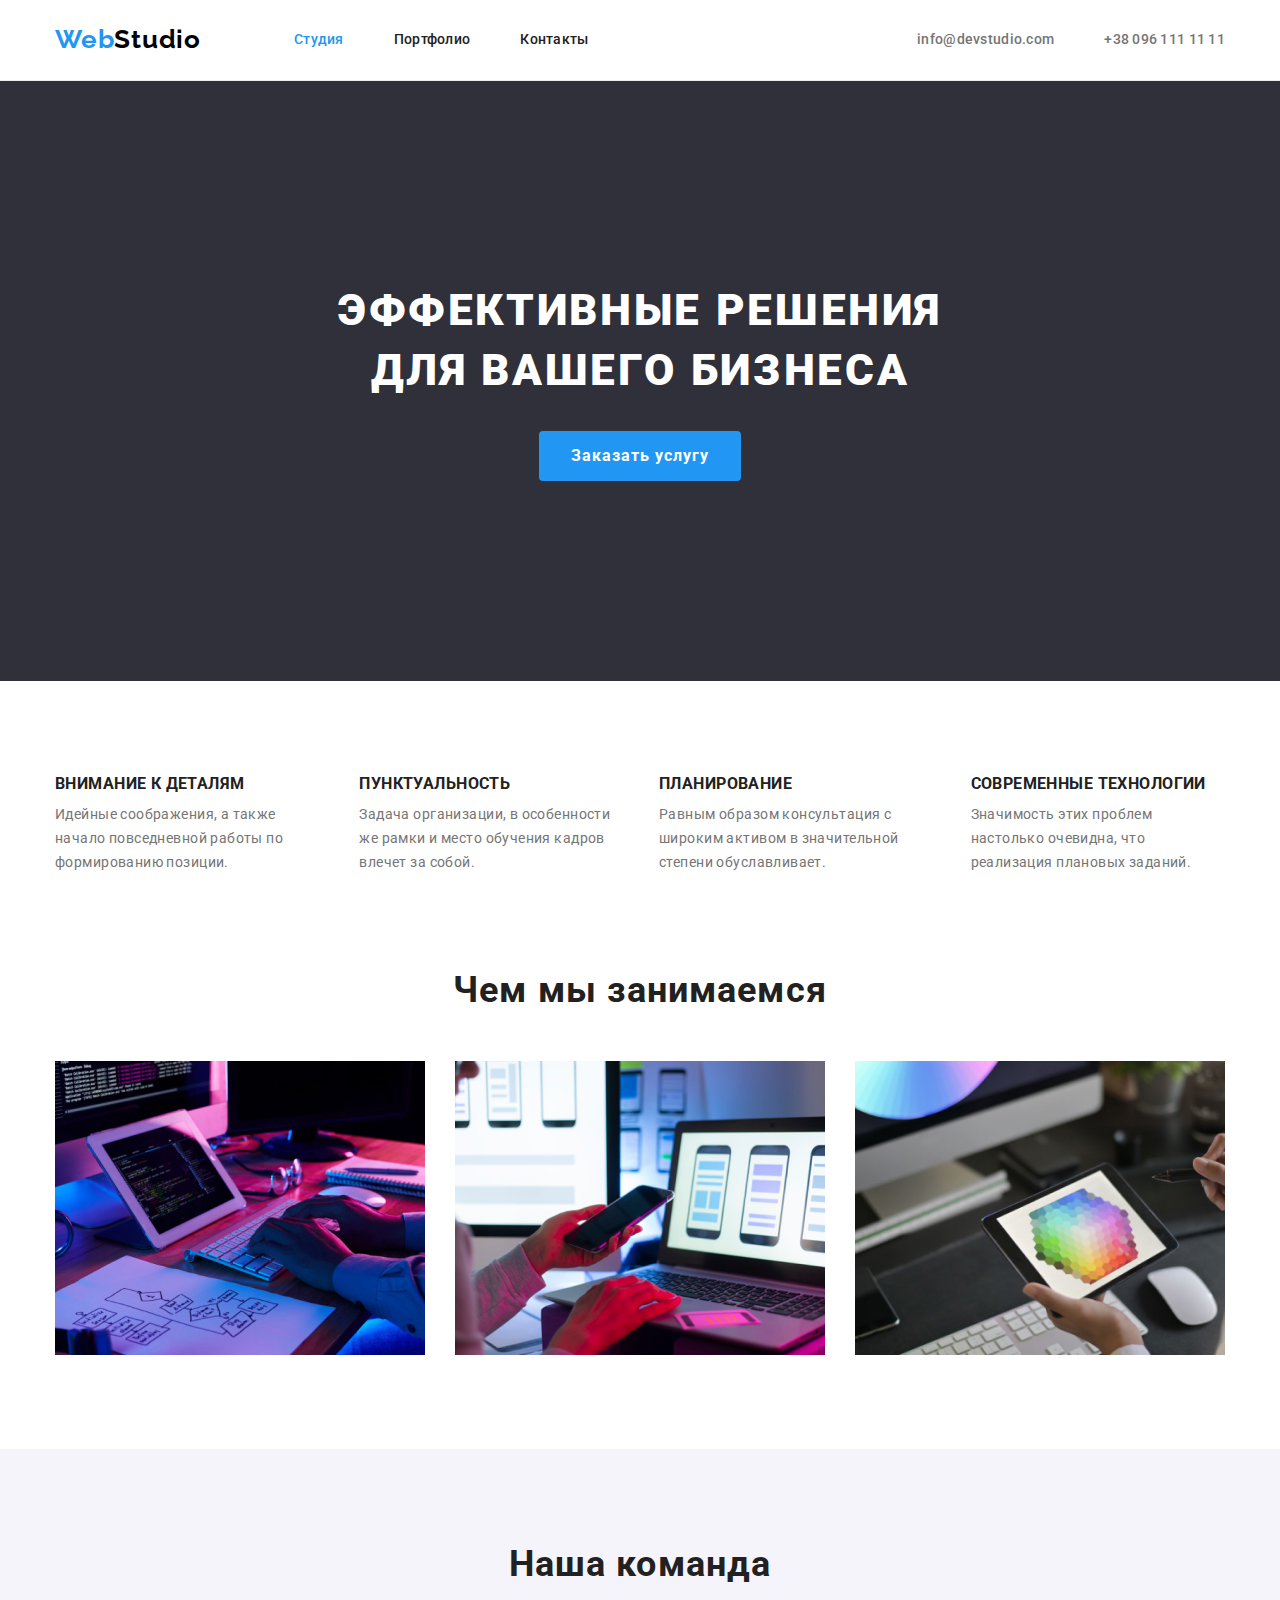
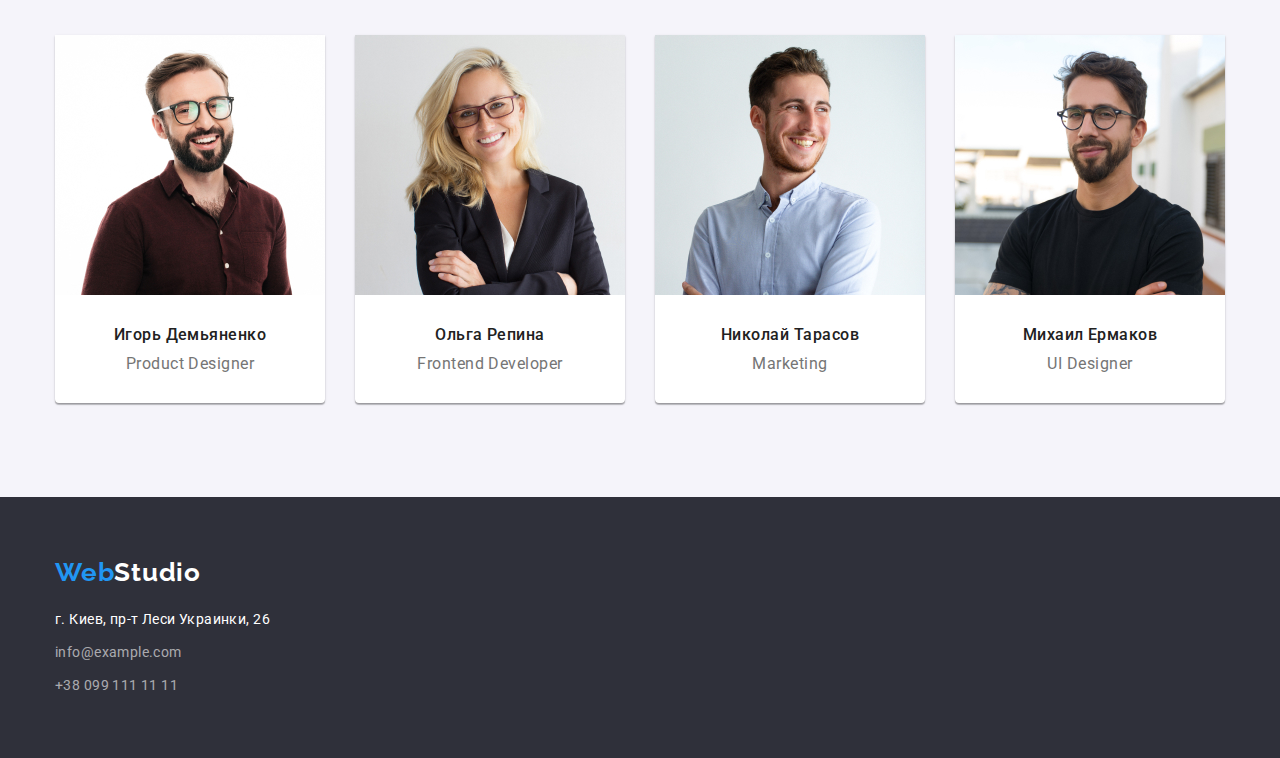
<file: index.html>
<!DOCTYPE html>
<html lang="en">
<head>
    <meta charset="UTF-8">
    <meta http-equiv="X-UA-Compatible" content="IE=edge">
    <meta name="viewport" content="width=device-width, initial-scale=1.0">
    <title>Document</title>
    <link rel="preconnect" href="https://fonts.googleapis.com">
    <link rel="preconnect" href="https://fonts.gstatic.com" crossorigin>
    <link rel="preconnect" href="https://fonts.gstatic.com" crossorigin><link href="https://fonts.googleapis.com/css2?family=Raleway:wght@700&family=Roboto:wght@400;500;700;900&display=swap" rel="stylesheet">
    <link rel="stylesheet" href="https://cdnjs.cloudflare.com/ajax/libs/modern-normalize/1.1.0/modern-normalize.min.css">
    <link rel="stylesheet" href="./css/style.css">
</head>
<body>
   
    
    <!-- Шапка сайта -->
        <header class="header">
            <div class="nav container">
                <nav>
                    <a href="./" class="logo logo-container">Web<span class="logo-black">Studio</span></a>
                
            
                <ul class="navi list">
                    <li class="item"><a href="./index.html" class="navi-link active">Студия</a></li>
                    <li class="item"><a href="./portfolio.html" class="navi-link">Портфолио</a></li>
                    <li class="item"><a href="" class="navi-link">Контакты</a></li>
                </ul>
            </nav>
                <ul class="contakts list">
                    <li class="item"><a href="" class="contakts-link list">info@devstudio.com</a></li>
                    <lI class="item"><a href="" class="contakts-link list">+38 096 111 11 11</a></lI>
                </ul>
               
            </div>
    </header>
<main>

    <!-- Картинка з кнопкой -->
<section class="hero">
    <div class="container">
        <h1 class="hero-title">Эффективные решения для вашего бизнеса</h1>
    <button title="button" class="hero-button">Заказать услугу</button>
    </div>
</section>

<!--  Токо текст -->
<section class="section">
<div class="container">
    <h2 class="section-title invisible">Особености</h2>
    <ul class="feature list">
        <li class="feature-item">
            <h3 class="feature-title">Внимание к деталям</h3>
            <p class="feature-tekst">Идейные соображения, а также начало повседневной работы по формированию позиции.</p>
        </li>
        <li class="feature-item">
            <h3 class="feature-title">Пунктуальность</h3>
            <p class="feature-tekst">Задача организации, в особенности же рамки и место обучения кадров влечет за собой.</p>
        </li>
        <li class="feature-item">
            <h3 class="feature-title">Планирование</h3>
            <p class="feature-tekst">Равным образом консультация с широким активом в значительной степени обуславливает.</p>
        </li>
        <li class="feature-item">
            <h3 class="feature-title">Современные технологии</h3>
            <p class="feature-tekst">Значимость этих проблем настолько очевидна, что реализация плановых заданий.</p>
        </li>
    </ul>
</div>

</section>
<!-- Заголовок і фотки -->
<section class="section works-section">
    <div class="container">
        <h2 class="section-title">Чем мы занимаемся</h2>
    <ul class="work list">
        <li class="work-item"><img src="./images/img1.1.jpg" alt="робота з компютером" width="370"></li>
        <li class="work-item"><img src="./images/img1.2.jpg" alt="робота з телефоном" width="370"></li>
        <li class="work-item"><img src="./images/img1.3.jpg" alt="робота з планшетом" width="370"></li>
    </ul>
    </div>
</section>
<!--  Заголовок з фотками і текстом -->
<section class="section team-section">
    <div class="container">
    <h2 class="section-title">Наша команда</h2>
    <ul class="team list">
        <li class="team-person"><img src="./images/img2.1.jpg" alt="Фото мужчини" width="270">
            <div class="team-container"><h3 class="team-title">Игорь Демьяненко</h3>
            <p class="team-text">Product Designer</p></div>
        </li>
        <li class="team-person"><img src="./images/img2.2.jpg" alt="Фото женшини" width="270">
            <div class="team-container"><h3 class="team-title">Ольга Репина</h3>
            <p class="team-text">Frontend Developer</p></div>
        </li>
        <li class="team-person"><img src="./images/img2.3.jpg" alt="Фото мужчини" width="270">
            <div class="team-container"><h3 class="team-title">Николай Тарасов</h3>
            <p class="team-text">Marketing</p></div>
        </li>
        <li class="team-person"><img src="./images/img2.4.jpg" alt="Фото мужчини" width="270">
            <div class="team-container"><h3 class="team-title">Михаил Ермаков</h3>
            <p class="team-text">UI Designer</p></div>
        </li>
    </ul>
    </div>
</section>
</main>
<footer class="footer">
<div class="container">
    <a href="./" class="logo">Web<span class="logo-white">Studio</span></a>
    <address>
    <ul class="contakts list">
        <li class="contakts-item-adress"><a href="https://www.google.com/maps/place/Lesi+Ukrainky+Blvd,+26,+Kyiv,+Ukraina,+02000/@50.4265807,30.5383858,17z/data=!3m1!4b1!4m5!3m4!1s0x40d4cf0e033ecbe9:0x57a4dffefec77da0!8m2!3d50.4265807!4d30.5383858" target="_blank" rel="noreferrer noopener" class="contakts-footer adress list">г. Киев, пр-т Леси Украинки, 26</a></li>
        <li class="contakts-item"><a href="" class="contakts-footer list">info@example.com</a></li> 
        <li class="contakts-item"><a href="" class="contakts-footer list">+38 099 111 11 11</a></li>
    </ul>
</address>
</div>
</footer>
</body>
</html>
</file>
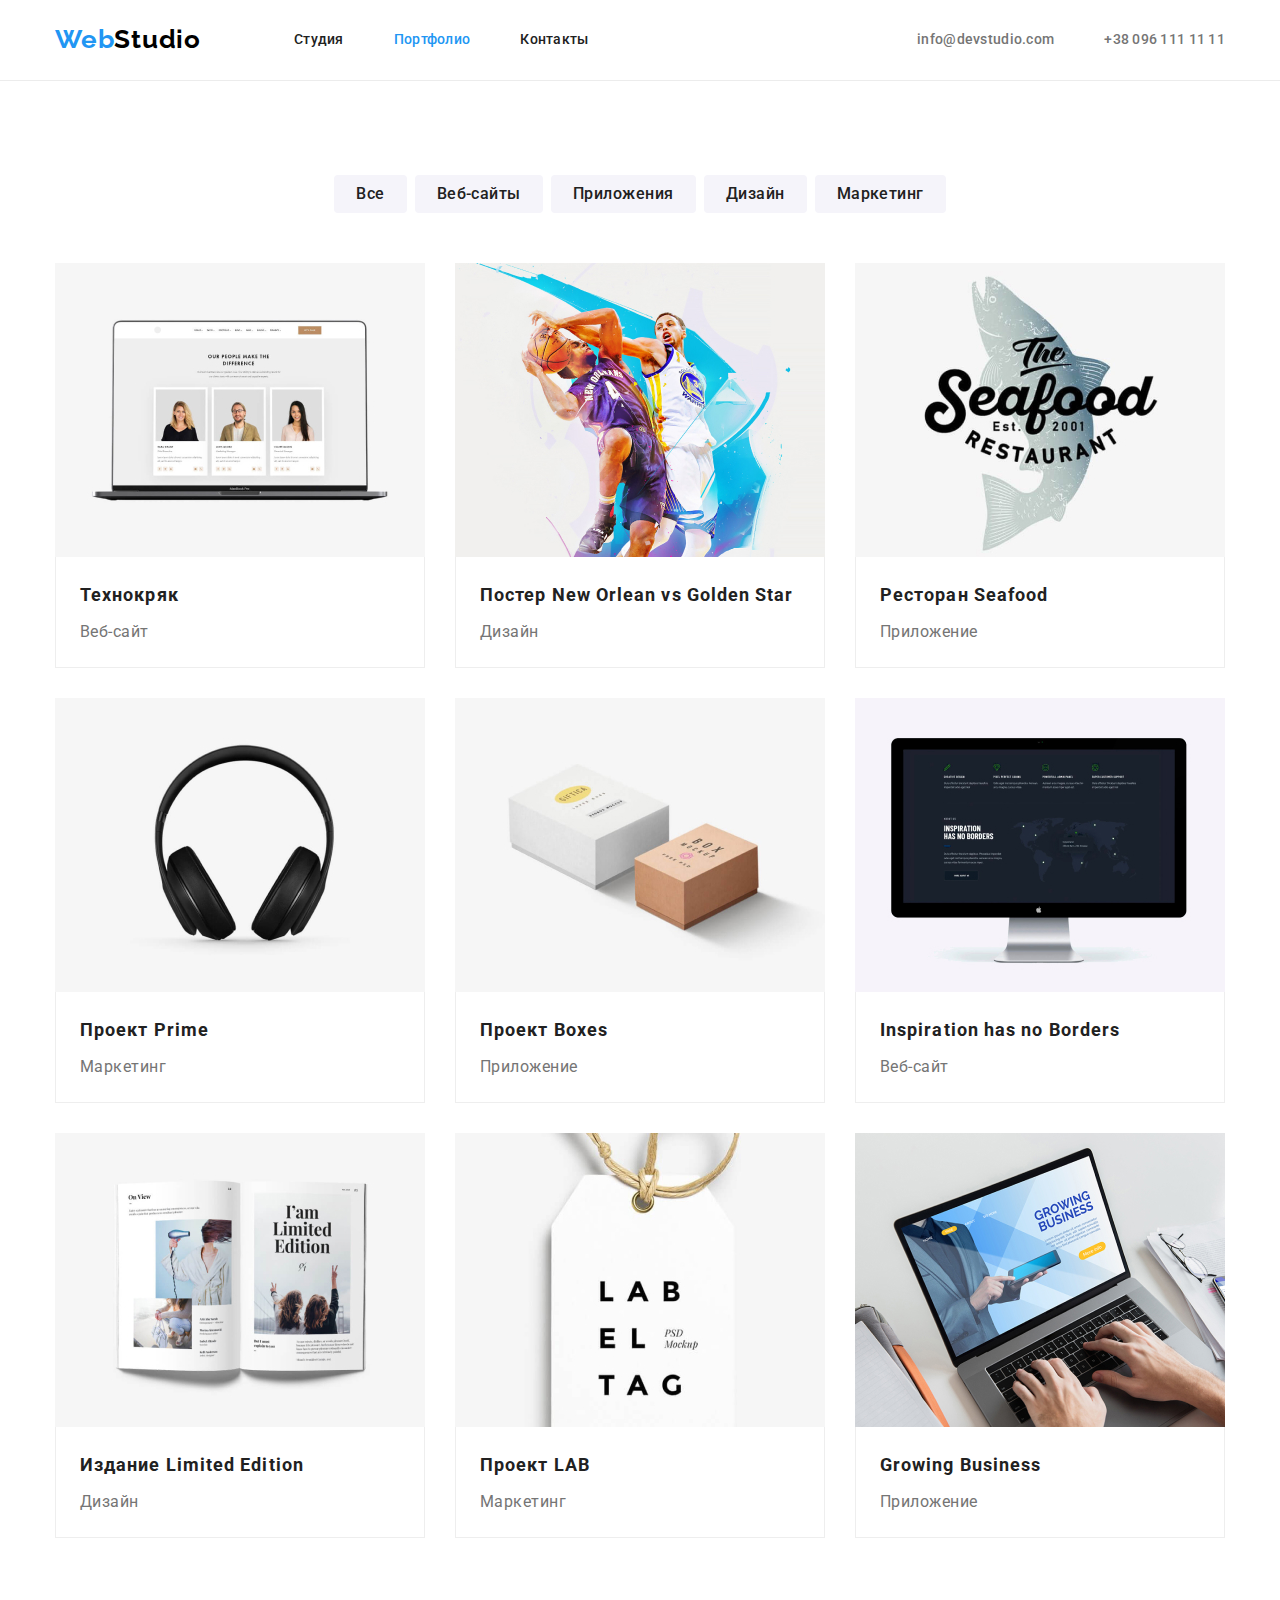
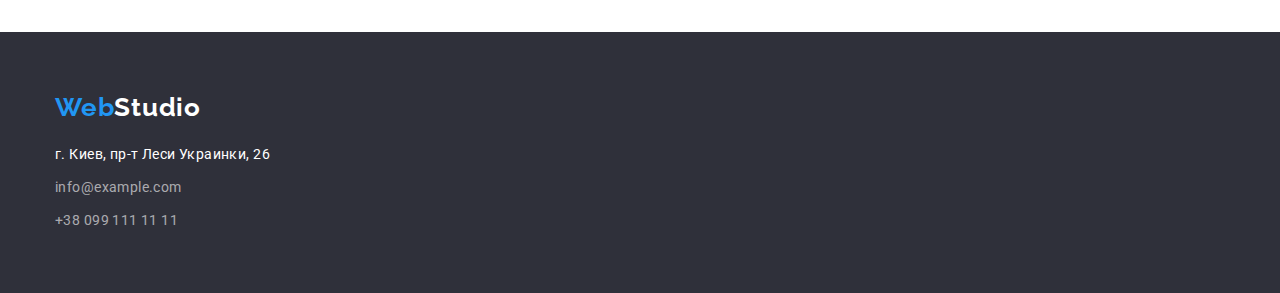
<file: portfolio.html>
<!DOCTYPE html>
<html lang="en">
<head>
    <meta charset="UTF-8">
    <meta http-equiv="X-UA-Compatible" content="IE=edge">
    <meta name="viewport" content="width=device-width, initial-scale=1.0">
    <title>Document</title>
    <link rel="preconnect" href="https://fonts.googleapis.com">
    <link rel="preconnect" href="https://fonts.gstatic.com" crossorigin><link href="https://fonts.googleapis.com/css2?family=Raleway:wght@700&family=Roboto:wght@400;500;700;900&display=swap" rel="stylesheet">
    <link rel="stylesheet" href="https://cdnjs.cloudflare.com/ajax/libs/modern-normalize/1.1.0/modern-normalize.min.css">
    <link rel="stylesheet" href="./css/style.css">
</head>
<body>
   
    
    <!-- Шапка сайта -->
    <header class="header">
        <div class="nav container">
            <nav>
                <a href="./" class="logo logo-container">Web<span class="logo-black">Studio</span></a>
            
        
            <ul class="navi list">
                <li class="item"><a href="./index.html" class="navi-link">Студия</a></li>
                <li class="item"><a href="./portfolio.html" class="navi-link active">Портфолио</a></li>
                <li class="item"><a href="" class="navi-link">Контакты</a></li>
            </ul>
        </nav>
            <ul class="contakts list">
                <li class="item"><a href="" class="contakts-link list">info@devstudio.com</a></li>
                <lI class="item"><a href="" class="contakts-link list">+38 096 111 11 11</a></lI>
            </ul>
           
        </div>
</header>
<main>
    <section class="section">
        <div class="container">
            <h1 class="section-title invisible">Портфолио</h1>
        <ul class="portfolio list">
            <li class="portfolio-item"><button type="button" class="portfolio-button">Все</button></li>
            <li class="portfolio-item"><button type="button" class="portfolio-button">Веб-сайты</button></li>
            <li class="portfolio-item"><button type="button" class="portfolio-button">Приложения</button></li>
            <li class="portfolio-item"><button type="button" class="portfolio-button">Дизайн</button></li>
            <li class="portfolio-item"><button type="button" class="portfolio-button">Маркетинг</button></li>
        </ul>
        <ul class="galery list">
        <li><a href="" class="galery-link list">
            <img src="./images/3.1.jpg" alt="компютер з фотками" width="370" class="galerye-img">
            <div class="galery-box-text"><h2 class="galery-title">Технокряк</h2>
            <p class="galery-text">Веб-сайт</p></div>
        </a></li>
        <li><a href="" class="galery-link list">
            <img src="./images/3.2.jpg" alt="два баскетболиста" width="370" class="galery-img">
            <div class="galery-box-text"><h2 class="galery-title">Постер New Orlean vs Golden Star</h2>
            <p class="galery-text">Дизайн</p></div>
        </a></li>
        <li><a href="" class="galery-link list">
            <img src="./images/3.3.jpg" alt="риба з надписом" width="370" class="galery-img">
            <div class="galery-box-text"><h2 class="galery-title">Ресторан Seafood</h2>
            <p class="galery-text">Приложение</p></div>
        </a></li>
        <li><a href="" class="galery-link list">
            <img src="./images/3.4.jpg" alt="наушники" width="370" class="galery-img">
            <div class="galery-box-text"><h2 class="galery-title">Проект Prime</h2>
            <p class="galery-text">Маркетинг</p></div>
        </a></li>
        <li><a href="" class="galery-link list">
            <img src="./images/3.5.jpg" alt="дві коробки" width="370" class="galery-img">
            <div class="galery-box-text"><h2 class="galery-title">Проект Boxes</h2>
            <p class="galery-text">Приложение</p></div>
        </a></li>
        <li><a href="" class="galery-link list">
            <img src="./images/3.6.jpg" alt="компютер з картою світу" width="370" class="galerye-img">
            <div class="galery-box-text"><h2 class="galery-title">Inspiration has no Borders</h2>
            <p class="galery-text">Веб-сайт</p></div>
        </a></li>
        <li><a href="" class="galery-link list">
            <img src="./images/3.7.jpg" alt="книга" width="370" class="galery-img">
            <div class="galery-box-text"><h2 class="galery-title">Издание Limited Edition</h2>
            <p class="galery-text">Дизайн</p></div>
        </a></li>
        <li><a href="" class="galery-link list">
            <img src="./images/3.8.jpg" alt="карточка" width="370" class="galery-img">
            <div class="galery-box-text"><h2 class="galery-title">Проект LAB</h2>
            <p class="galery-text">Маркетинг</p></div>
        </a></li>
        <li><a href="" class="galery-link list">
            <img src="./images/3.9.jpg" alt="людина при компютері" width="370" class="galery-img">
            <div class="galery-box-text"><h2 class="galery-title">Growing Business</h2>
            <p class="galery-text">Приложение</p></div>
        </a></li>
    </ul>
        </div>
    </section>
</main>
<footer class="footer">
    <div class="container">
        <a href="./" class="logo">Web<span class="logo-white">Studio</span></a>
        <address>
        <ul class="contakts list">
            <li class="contakts-item-adress"><a href="https://www.google.com/maps/place/Lesi+Ukrainky+Blvd,+26,+Kyiv,+Ukraina,+02000/@50.4265807,30.5383858,17z/data=!3m1!4b1!4m5!3m4!1s0x40d4cf0e033ecbe9:0x57a4dffefec77da0!8m2!3d50.4265807!4d30.5383858" target="_blank" rel="noreferrer noopener" class="contakts-footer adress list">г. Киев, пр-т Леси Украинки, 26</a></li>
            <li class="contakts-item"><a href="" class="contakts-footer list">info@example.com</a></li> 
            <li class="contakts-item"><a href="" class="contakts-footer list">+38 099 111 11 11</a></li>
        </ul>
    </address>
    </div>
    </footer>
</body>
</html>
</file>
<file: css/style.css>
html{
    box-sizing: border-box;
}


:root{
    --primary-text-color: #212121;
    --second-text-color: #757575;
    --white-color: #FFFFFF;
    --acent-color: #2196F3;
    --logo-color: #000000;
    --bgc-color: #F5F4FA;
    --bgc-footer-color: #2F303A;
    --bgc-up-color: #2F303A;
}
/* Одиніз цветов логотипа #000000 */

/* Цвет основного текста #212121  */

/* Цвет вторичногоо текста  #757575 */

/* Цвет акцентированого текста #2196F3   */

/* Белий текст  #FFFFFF */

/* Акцентируваний фон #2196F3  */

/* Основной фон #F5F4FA */
h1,h2,h3,h4,h5,h6,p,ul,li{
    margin: 0;
    padding: 0;
}
body {
    color: var(--primary-text-color);
    background-color: var(--white-color);
    font-family: Roboto, sans-serif;
    font-size: 14px;
    letter-spacing: 0.03em;
    
}

.list{
    list-style: none;
    text-decoration: none;
}

.container{
    width: 1200px;
    padding-left: 15px;
    padding-right: 15px;
    /* outline: 2px red solid; */
    margin-left: auto;
    margin-right: auto;
    
}

/* Header */
.header{
    border-bottom: 1px solid #ECECEC;
}
.nav, header nav{
    display: flex;
}
/* logo */
.logo{
    color:  var(--acent-color);
    font-family: 'Raleway';
    font-weight: 700;
    font-size: 26px;
    line-height: 1.19;
    text-decoration: none;
    letter-spacing: 0.03em;
}


.logo-black{
    color: var(--logo-color);
    
}

.logo-container{
    margin-right: 93px;
}

header .logo{
    padding-top: 24px;
    padding-bottom: 25px;
}


/* site nav */
.navi{
    display: flex;
}

.navi-link{
    color: var(--primary-text-color);
    font-weight: 500;
    line-height: 1.14;
    letter-spacing: 0.02em;
    text-decoration: none;
    
    padding-top: 32px;
    padding-bottom: 32px;
    display: block;
}


.navi-link:hover,
.navi-link:focus,
.contakts-link:hover,
.contakts-link:focus,
.active{
    color: var(--acent-color);
}

/* contakts list */
.header .contakts{
    display: flex;
    margin-left: auto;
}

.nav .item:not(:last-child){
    margin-right: 50px;
}

.contakts-link{
    color: var(--second-text-color);
    font-weight: 500;
    line-height: 1.14;
    letter-spacing: 0.02em;

    padding-top: 32px;
    padding-bottom: 32px;
    display: block;
}

/* Footer */

.footer{
    background-color: var(--bgc-footer-color);
    padding-top: 60px;
    padding-bottom: 60px;
}

.logo-white{
    color: var(--white-color);
}

.opis {
    color: rgba(255, 255, 255, 0.6);
    line-height: 1.71;
    letter-spacing: 0.03em;
}

.contakts-footer{
    color: rgba(255, 255, 255, 0.6);
    font-style: normal;
    line-height: 1.71;
    letter-spacing: 0.03em;
}

.adress{
    color: var(--white-color);
}


/* Index */



/* hero */
.hero{
    background-color: var(--bgc-up-color);
    color: var(--white-color);

    text-align: center;
    padding: 200px 0;
}

.hero-title{
font-weight: 900;
font-size: 44px;
line-height: 1.36; 
letter-spacing: 0.06em;
text-transform: uppercase;
margin-left: auto;
margin-right: auto;
width: 696px;
}
.hero-button{
    color: var(--white-color);
    background-color: var(--acent-color);

    font-family: 'Roboto';
font-weight: 700;
font-size: 16px;
line-height: 1.88;
display: flex;
align-items: center;
text-align: center;
letter-spacing: 0.06em;

display: inline-block;
border-radius: 4px;
padding: 10px 32px;
border: 0px;
min-width: 200px;
margin-top: 30px;
}
/* section */

.section-title{
    font-weight: 700;
    font-size: 36px;
    line-height: 1.17;
    text-align: center;
    letter-spacing: 0.03em;
}

.section{
    padding: 94px 0;
}


/* feature */

.feature{
    display: flex;
}

.feature-item:not(:last-child){
    margin-right: 30px;
}

.invisible{
        position: absolute;
        width: 1px;
        height: 1px;
        margin: -1px;
        border: 0;
        padding: 0;
        
        white-space: nowrap;
        clip-path: inset(100%);
        clip: rect(0 0 0 0);
        overflow: hidden;
}

.feature-title{
font-weight: 700;
line-height: 1.14;
text-transform: uppercase;
}

.feature-tekst{
color: var(--second-text-color);
line-height: 1.71;

margin-top: 10px;
}
/* work */

.work{
    margin-top: 50px;
    display: flex;
}

.work-item:not(:last-child){
    margin-right: 30px;
}

.works-section{
    padding-top: 0px;
}

img{
    display: block;
    max-width: 100%;
    height: auto;
}

/* Team */

.team-section{
    background-color: var(--bgc-color);
}
.team{
    display: flex;
    margin-top: 50px;
}

.team-title{
font-weight: 500;
font-size: 16px;
line-height: 1.19;
text-align: center;
letter-spacing: 0.03em;
}

.team-container{
padding-top: 30px;
padding-bottom: 30px;
}

.team-text{
    color: var(--second-text-color);
font-size: 16px;
line-height: 1.19;
text-align: center;
letter-spacing: 0.03em;

margin-top: 10px;
} 







/* Portfolio */





.portfolio-button{
    color: var(--primary-text-color);
    background-color:var(--bgc-color);
    cursor: pointer;
    font-family: Roboto;
    font-weight: 500;
    font-size: 16px;
    line-height: 1.6;
    text-align: center;
    letter-spacing: 0.03em;

    border-radius: 4px;
    padding: 6px 22px;
    border: 0px;
   }

   .portfolio-item:not(:last-child){
    margin-right: 8px;
   }
   
   .portfolio-button:hover,
   .portfolio-button:focus{
       color: var(--white-color);
    background-color:var(--acent-color);
   }
   .galery{
    display: flex;
    flex-wrap: wrap;
    margin-top: 50px;
    gap: 30px;
   }
   .galery-title{
    color: var(--primary-text-color);
   font-weight: 700;
   font-size: 18px;
   line-height: 2;
   letter-spacing: 0.06em;
   }
   
   .galery-text{
    color: var(--second-text-color);
   font-size: 16px;
   line-height: 1.88;
   letter-spacing: 0.03em;

   margin-top: 4px;
   }

   .team-person{
    /* outline: 1px red solid; */
    background-color: var(--white-color);
    box-shadow: 0px 1px 3px rgba(0, 0, 0, 0.12), 0px 1px 1px rgba(0, 0, 0, 0.14), 0px 2px 1px rgba(0, 0, 0, 0.2);
    border-radius: 0px 0px 4px 4px;
   }
   .team-person:not(:last-child){
    margin-right: 30px;
   }

   .portfolio{
    display: flex;
    justify-content: center;
    /* outline: 2px red solid; */
   }

   .galery-box:nth-child(3n){
    margin-right: 0px;
   }

   .galery-box-text{
    /* outline: 2px red solid; */
    padding: 20px 24px;
    border-left: 1px solid #EEEEEE;
    border-right: 1px solid #EEEEEE;
    border-bottom: 1px solid #EEEEEE;
   }

   .mtop{
    margin-top: 94px;
   }

   .contakts-item{
    margin-top: 9px;
   }

   .contakts-item-adress{
    margin-top: 20px;
   }
</file>
